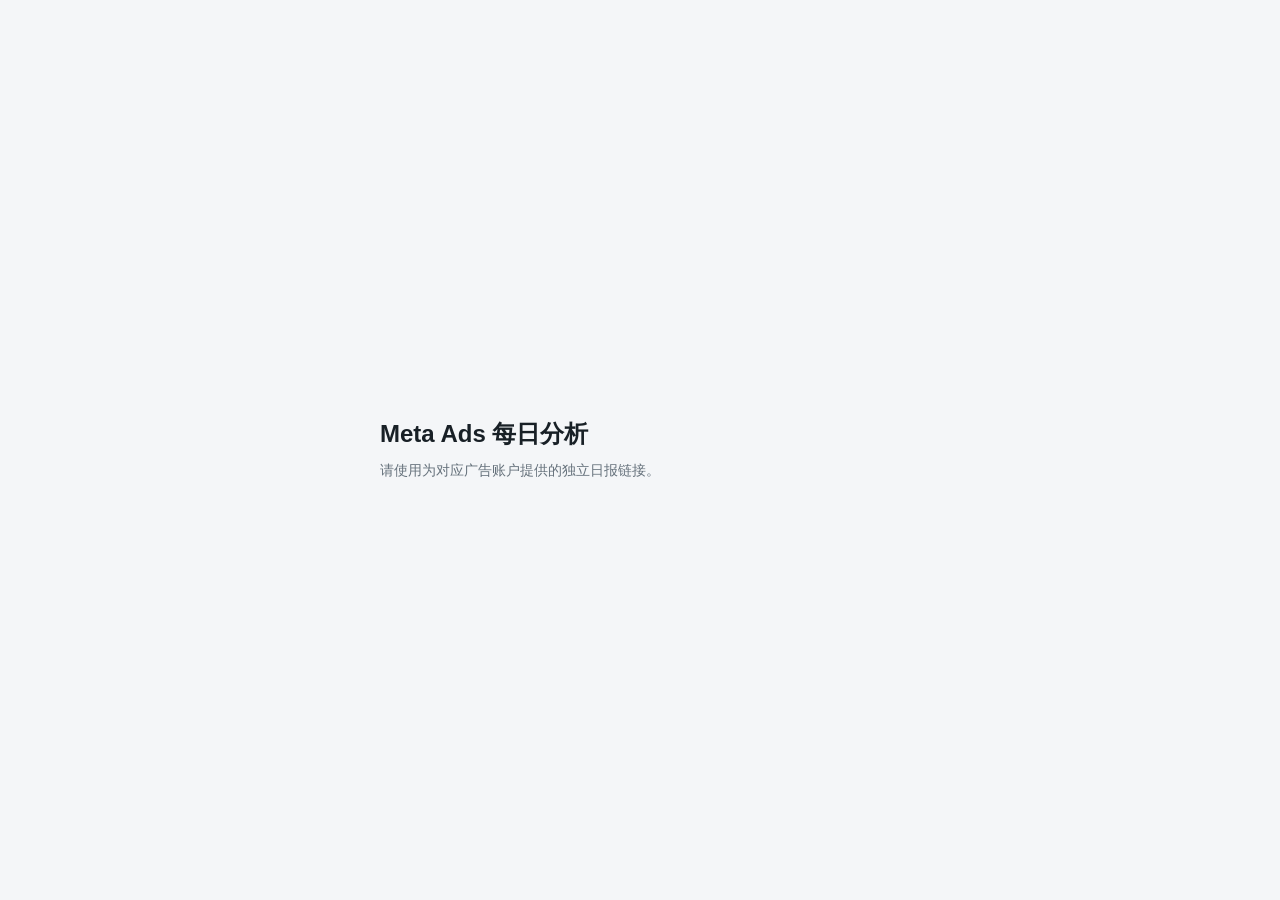
<file: index.html>
<!doctype html>
<html lang="zh-CN">
<head>
  <meta charset="utf-8">
  <meta name="viewport" content="width=device-width, initial-scale=1">
  <meta name="robots" content="noindex, nofollow">
  <meta name="color-scheme" content="light">
  <title>Meta Ads 每日分析</title>
  <style>
    * { box-sizing: border-box; }
    body {
      margin: 0;
      min-height: 100vh;
      display: grid;
      place-items: center;
      padding: 24px;
      background: #f4f6f8;
      color: #182026;
      font-family: Inter, "PingFang SC", "Microsoft YaHei", Arial, sans-serif;
      letter-spacing: 0;
    }
    main { width: min(520px, 100%); }
    h1 { margin: 0 0 10px; font-size: 24px; line-height: 1.3; }
    p { margin: 0; color: #66727c; font-size: 14px; line-height: 1.7; }
  </style>
</head>
<body>
  <main>
    <h1>Meta Ads 每日分析</h1>
    <p>请使用为对应广告账户提供的独立日报链接。</p>
  </main>
</body>
</html>
</file>
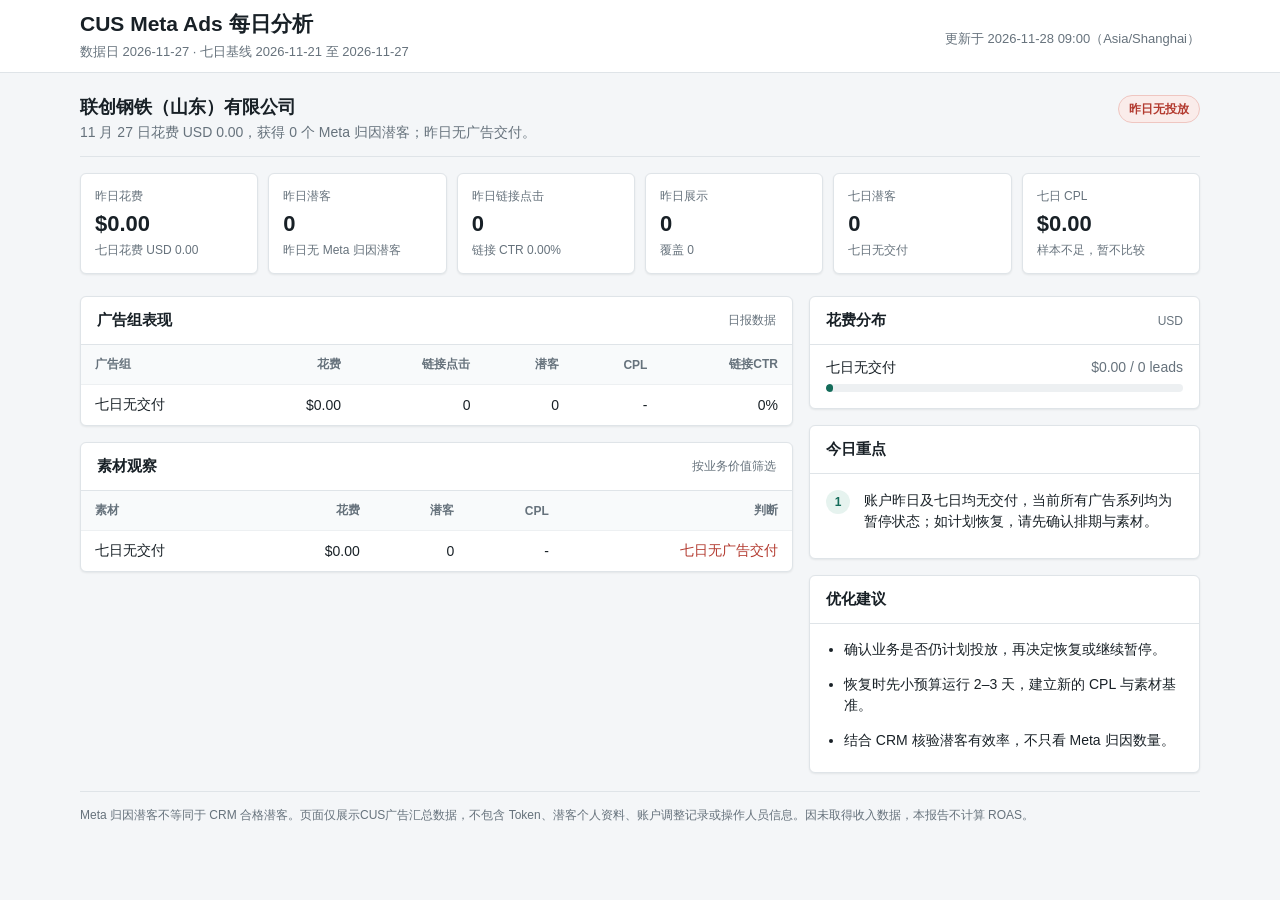
<file: cus/index.html>
<!doctype html>
<html lang="zh-CN">
<head>
  <meta charset="utf-8">
  <meta name="viewport" content="width=device-width, initial-scale=1">
  <meta name="robots" content="noindex, nofollow">
  <meta name="color-scheme" content="light">
  <title>CUS Meta Ads 日报</title>
  <link rel="stylesheet" href="../assets/report.css">
</head>
<body>
  <header class="topbar"><div class="topbar-inner"><div><h1 data-title>Meta Ads 每日分析</h1><p class="subtitle" data-range>正在载入日报...</p></div><div class="updated" data-updated></div></div></header>
  <main><div data-report><div class="error">正在载入数据...</div></div><p class="disclaimer" data-disclaimer></p></main>
  <script src="../assets/report.js"></script>
</body>
</html>
</file>
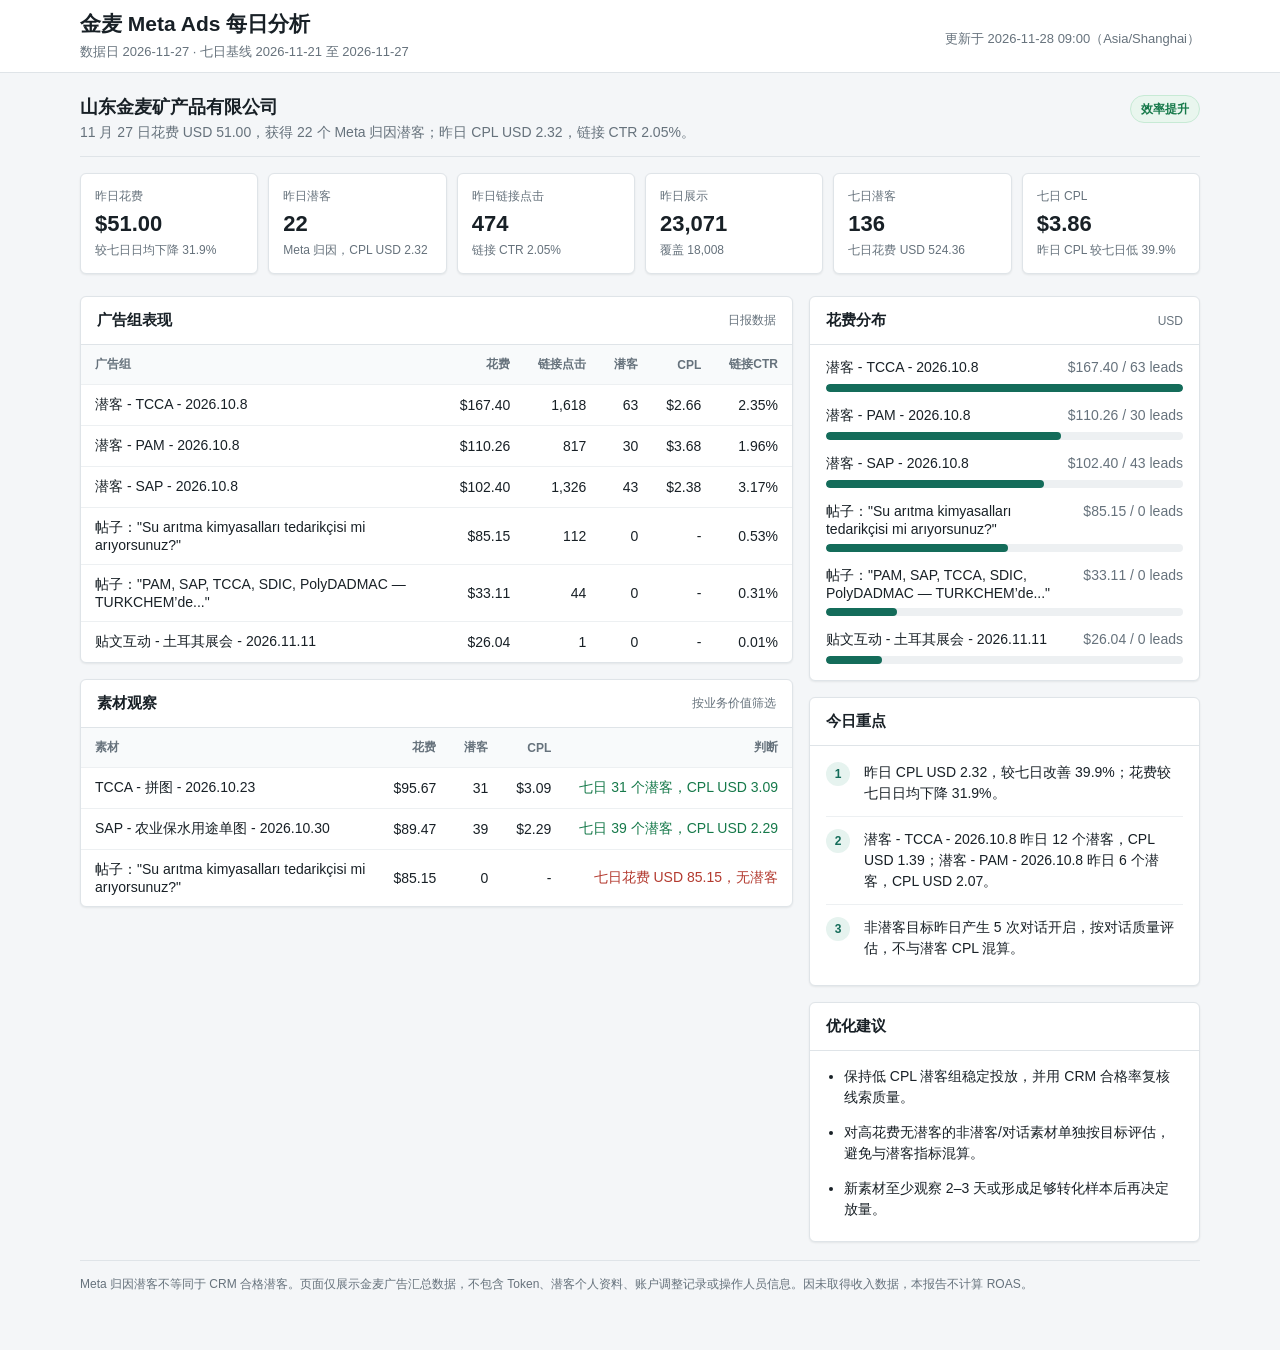
<file: jinmai/index.html>
<!doctype html>
<html lang="zh-CN">
<head>
  <meta charset="utf-8">
  <meta name="viewport" content="width=device-width, initial-scale=1">
  <meta name="robots" content="noindex, nofollow">
  <meta name="color-scheme" content="light">
  <title>金麦 Meta Ads 日报</title>
  <link rel="stylesheet" href="../assets/report.css">
</head>
<body>
  <header class="topbar"><div class="topbar-inner"><div><h1 data-title>Meta Ads 每日分析</h1><p class="subtitle" data-range>正在载入日报...</p></div><div class="updated" data-updated></div></div></header>
  <main><div data-report><div class="error">正在载入数据...</div></div><p class="disclaimer" data-disclaimer></p></main>
  <script src="../assets/report.js"></script>
</body>
</html>
</file>
<file: assets/report.css>
:root {
  --bg: #f4f6f8;
  --surface: #fff;
  --muted-surface: #f8fafb;
  --text: #182026;
  --muted: #66727c;
  --border: #dfe4e8;
  --accent: #146c5a;
  --accent-soft: #e6f3ef;
  --positive: #16794a;
  --positive-soft: #e9f6ee;
  --warning: #9a5b00;
  --warning-soft: #fff3d9;
  --negative: #b33a2f;
  --negative-soft: #faecea;
}

* { box-sizing: border-box; }
body { margin: 0; background: var(--bg); color: var(--text); font-family: Inter, "PingFang SC", "Microsoft YaHei", Arial, sans-serif; font-size: 14px; letter-spacing: 0; }
.topbar { background: var(--surface); border-bottom: 1px solid var(--border); }
.topbar-inner, main { width: min(1120px, calc(100% - 32px)); margin: 0 auto; }
.topbar-inner { min-height: 72px; display: flex; align-items: center; justify-content: space-between; gap: 20px; }
h1 { margin: 0; font-size: 21px; line-height: 1.25; }
.subtitle, .updated { margin: 6px 0 0; color: var(--muted); font-size: 13px; }
.updated { text-align: right; }
main { padding: 22px 0 44px; }
.account-head { display: flex; align-items: flex-start; justify-content: space-between; gap: 20px; padding-bottom: 14px; border-bottom: 1px solid var(--border); }
.account-head h2 { margin: 0; font-size: 18px; line-height: 1.35; }
.account-head p { margin: 5px 0 0; color: var(--muted); }
.status { display: inline-flex; align-items: center; min-height: 28px; padding: 0 10px; border: 1px solid transparent; border-radius: 999px; white-space: nowrap; font-size: 12px; font-weight: 700; }
.positive { color: var(--positive); }
.warning { color: var(--warning); }
.negative { color: var(--negative); }
.status.positive { background: var(--positive-soft); border-color: #c7ead5; }
.status.warning { background: var(--warning-soft); border-color: #eed59e; }
.status.negative { background: var(--negative-soft); border-color: #efc6c1; }
.kpis { display: grid; grid-template-columns: repeat(6, minmax(0, 1fr)); gap: 10px; margin: 16px 0 22px; }
.kpi, .panel { background: var(--surface); border: 1px solid var(--border); border-radius: 6px; box-shadow: 0 1px 2px rgba(24, 32, 38, .08); }
.kpi { min-width: 0; padding: 14px; }
.kpi-label { color: var(--muted); font-size: 12px; }
.kpi-value { margin-top: 7px; font-size: 22px; line-height: 1.1; font-weight: 700; overflow-wrap: anywhere; }
.kpi-note { margin-top: 7px; color: var(--muted); font-size: 12px; line-height: 1.3; }
.grid { display: grid; grid-template-columns: minmax(0, 1.55fr) minmax(280px, .85fr); gap: 16px; align-items: start; }
.grid > * { min-width: 0; }
.panel { overflow: hidden; }
.panel + .panel { margin-top: 16px; }
.panel-head { padding: 14px 16px; border-bottom: 1px solid var(--border); display: flex; align-items: center; justify-content: space-between; gap: 14px; }
.panel-head h3 { margin: 0; font-size: 15px; }
.panel-head span { color: var(--muted); font-size: 12px; }
.table-wrap { width: 100%; max-width: 100%; overflow-x: auto; }
table { width: 100%; border-collapse: collapse; min-width: 620px; }
th, td { padding: 11px 14px; border-bottom: 1px solid #edf0f2; text-align: right; vertical-align: middle; white-space: nowrap; }
th { background: var(--muted-surface); color: var(--muted); font-size: 12px; font-weight: 600; }
th:first-child, td:first-child { text-align: left; white-space: normal; }
tbody tr:last-child td { border-bottom: 0; }
.bar-list { padding: 14px 16px 16px; }
.bar-row + .bar-row { margin-top: 15px; }
.bar-meta { display: flex; justify-content: space-between; gap: 14px; margin-bottom: 7px; }
.bar-meta span:first-child { min-width: 0; overflow-wrap: anywhere; }
.bar-meta span:last-child { color: var(--muted); white-space: nowrap; }
.track { height: 8px; background: #edf0f2; border-radius: 4px; overflow: hidden; }
.fill { height: 100%; background: var(--accent); border-radius: 4px; }
.priority-list { margin: 0; padding: 4px 16px 14px; list-style: none; }
.priority-list li { display: grid; grid-template-columns: 28px 1fr; gap: 10px; padding: 12px 0; border-bottom: 1px solid #edf0f2; line-height: 1.5; }
.priority-list li:last-child { border-bottom: 0; }
.priority-number { width: 24px; height: 24px; display: grid; place-items: center; border-radius: 50%; background: var(--accent-soft); color: var(--accent); font-size: 12px; font-weight: 800; }
.list { margin: 0; padding: 8px 18px 14px 34px; }
.list li { padding: 7px 0; line-height: 1.5; }
.disclaimer { margin-top: 18px; padding-top: 14px; border-top: 1px solid var(--border); color: var(--muted); font-size: 12px; line-height: 1.6; }
.error { padding: 52px 20px; text-align: center; color: var(--muted); }
@media (max-width: 900px) { .kpis { grid-template-columns: repeat(3, minmax(0, 1fr)); } .grid { grid-template-columns: 1fr; } }
@media (max-width: 620px) { .topbar-inner, main { width: min(100% - 22px, 1120px); } .topbar-inner { align-items: flex-start; padding: 16px 0; flex-direction: column; gap: 8px; } .updated { text-align: left; } .account-head { flex-direction: column; } .kpis { grid-template-columns: repeat(2, minmax(0, 1fr)); } .kpi-value { font-size: 19px; } }
</file>
